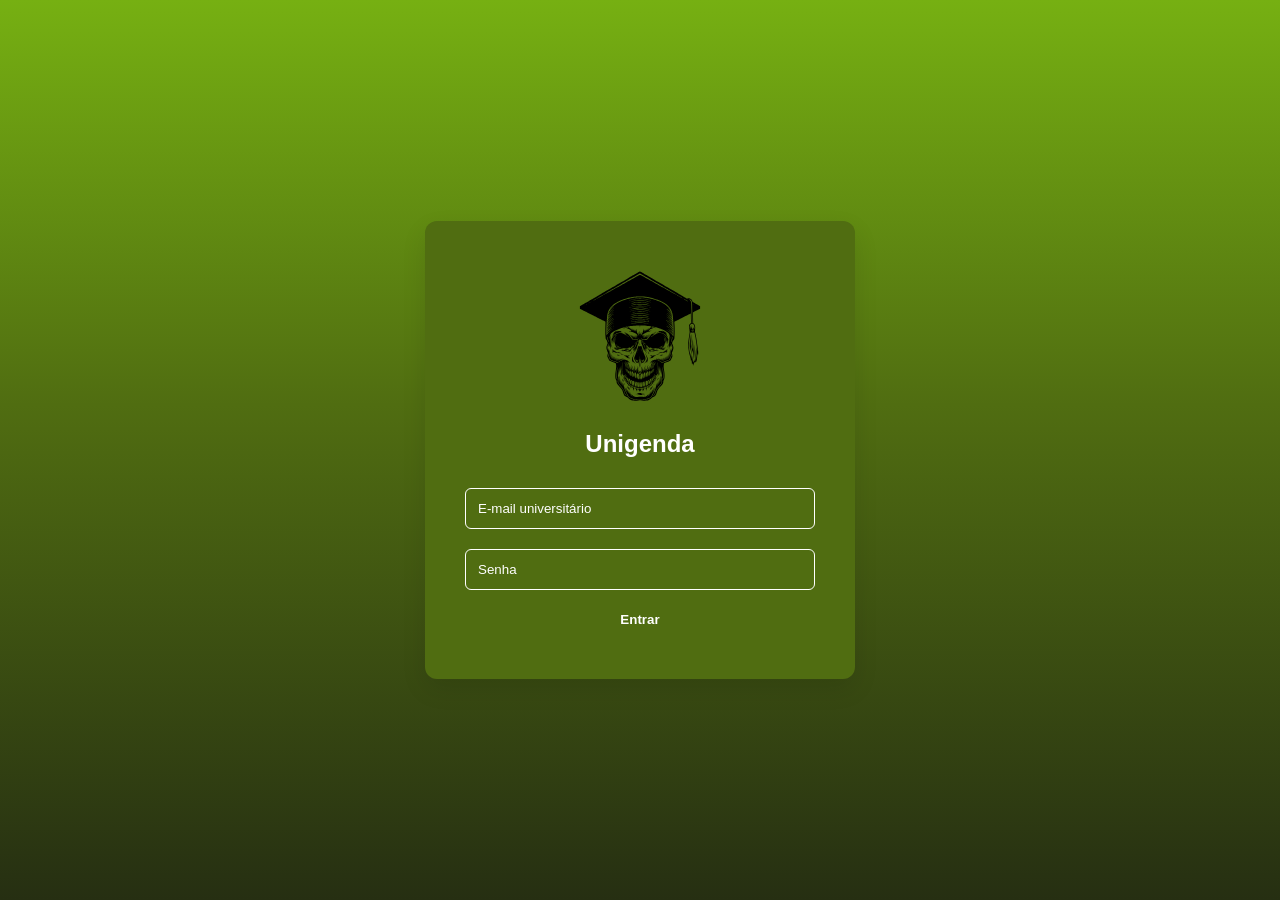
<file: index.html>
<!DOCTYPE html>
<html lang="pt-br">
<head>
    <meta charset="UTF-8">
    <meta name="viewport" content="width=device-width, initial-scale=1.0">
    <title>Unigenda - Login</title>
    <link rel="stylesheet" href="css/login.css">
</head>
<body>
    <div class="login-card">
        
        <div class="banner">
    <div class="glitch-wrapper">
        <img src="/images/uni.svg" alt="Unigenda Logo" class="logo-glitch blue">
        <img src="/images/uni.svg" alt="Unigenda Logo" class="logo-glitch red">
        <img src="/images/uni.svg" alt="Unigenda Logo" class="logo-glitch main">
    </div>
    <h2>Unigenda</h2>
</div>
        <form id="login-form">
            <input type="email" id="email" placeholder="E-mail universitário" required>
            <input type="password" id="password" placeholder="Senha" required>
            
            <button type="submit">Entrar</button>
        </form>
    </div>

    <!-- 
    cor primária de fundo
    #506D11
    #262F12 mais escuro
    cor secundaria
    #76b012
    cor quartenaria
    #A1EE12

    -->
    <script src="Javascript/login.js"></script>
</body>
</html>
</file>
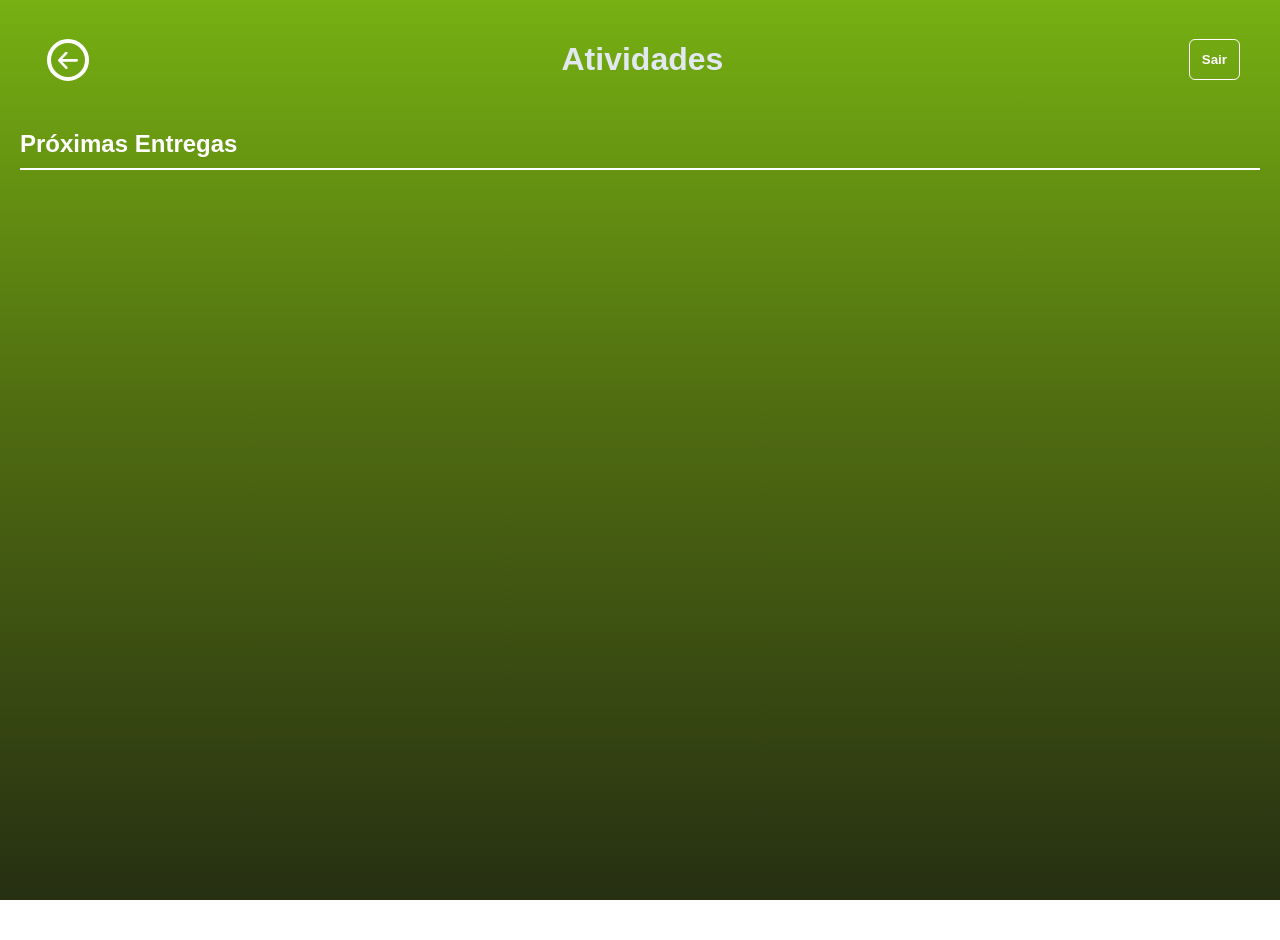
<file: atividades.html>
<!DOCTYPE html>
<html lang="pt-br">
<head>
    <meta charset="UTF-8">
    <meta name="viewport" content="width=device-width, initial-scale=1.0">
    <title>Unigenda - Minhas Atividades</title>
    <link rel="stylesheet" href="css/atividades.css">
</head>
<body onload="renderTracker()"> <header class="main-header">

    <div id="btn-voltar"  onclick="window.history.back()">
    <div class="button-box">
        <span class="button-elem">
            <svg viewBox="0 0 46 40" xmlns="http://www.w3.org/2000/svg">
                <path
                d="M46 20.038c0-.7-.3-1.5-.8-2.1l-16-17c-1.1-1-3.2-1.4-4.4-.3-1.2 1.1-1.2 3.3 0 4.4l11.3 11.9H3c-1.7 0-3 1.3-3 3s1.3 3 3 3h33.1l-11.3 11.9c-1 1-1.2 3.3 0 4.4 1.2 1.1 3.3.8 4.4-.3l16-17c.5-.5.8-1.1.8-1.9z"
                ></path>
            </svg>
        </span>
        <span class="button-elem">
            <svg viewBox="0 0 46 40">
                <path
                d="M46 20.038c0-.7-.3-1.5-.8-2.1l-16-17c-1.1-1-3.2-1.4-4.4-.3-1.2 1.1-1.2 3.3 0 4.4l11.3 11.9H3c-1.7 0-3 1.3-3 3s1.3 3 3 3h33.1l-11.3 11.9c-1 1-1.2 3.3 0 4.4 1.2 1.1 3.3.8 4.4-.3l16-17c.5-.5.8-1.1.8-1.9z"
                ></path>
            </svg>
        </span>
    </div>
</div>
        <h1 id="page-title">Atividades</h1>
        <div class="header-buttons" >

            <button id="logout-btn">Sair</button>
        </div>
    </header>

    <main class="container">
    <div class="tracker-header">

    </div>
    
    <div id="section-em-dia">
        <h2 class="section-em-dia" >
            Próximas Entregas
        </h2>
        <div id="list-em-dia" class="tracker-grid"></div>
    </div>
    <div id="section-concluidas" class="hidden">
        <h2 class="section-concluidas">
            Atividades Concluídas
        </h2>
        <div id="list-concluidas" class="tracker-grid"></div>
        <div id="section-atrasadas" class="hidden">
            <h2 class="section-atrasadas">

                Atividades Vencidas
            </h2>
            <div id="list-atrasadas" class="tracker-grid"></div>
        </div>
</main>

    <script src="Javascript/atividades.js"></script>
</body>
</html>
</file>
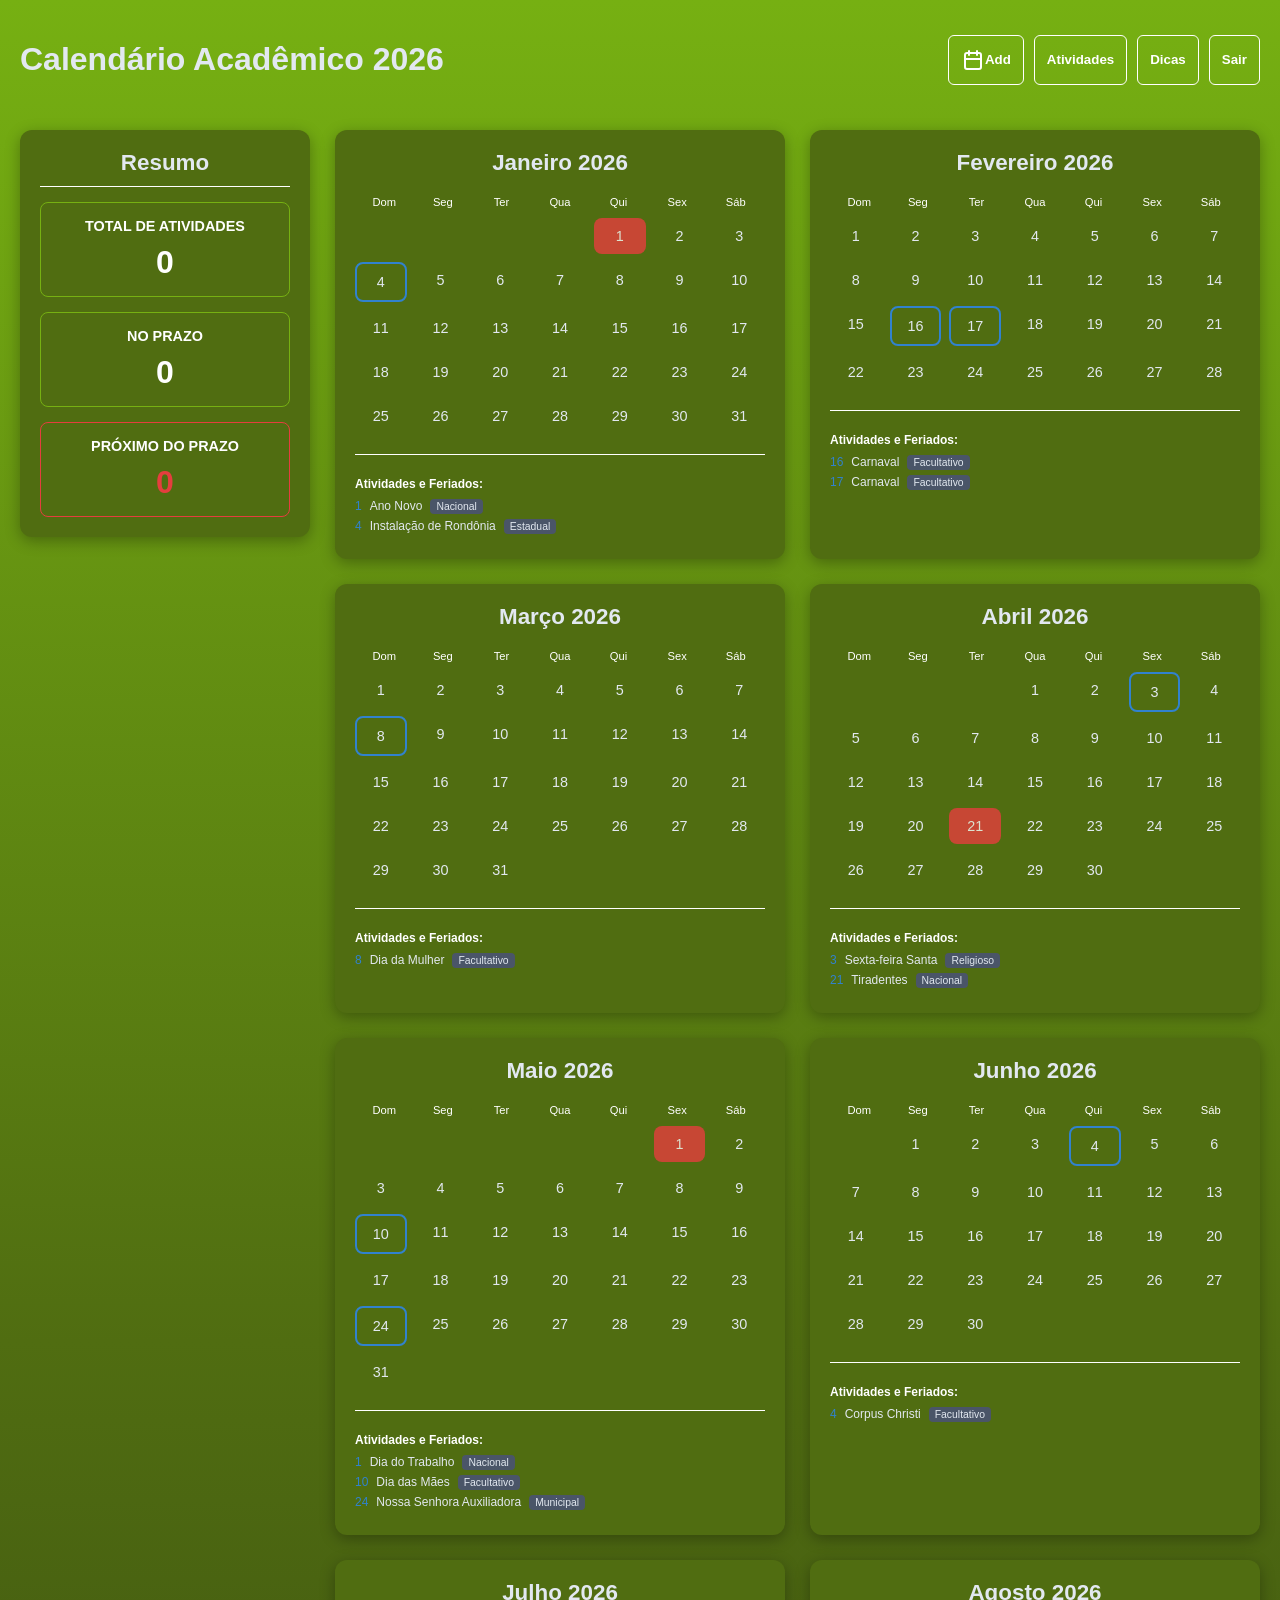
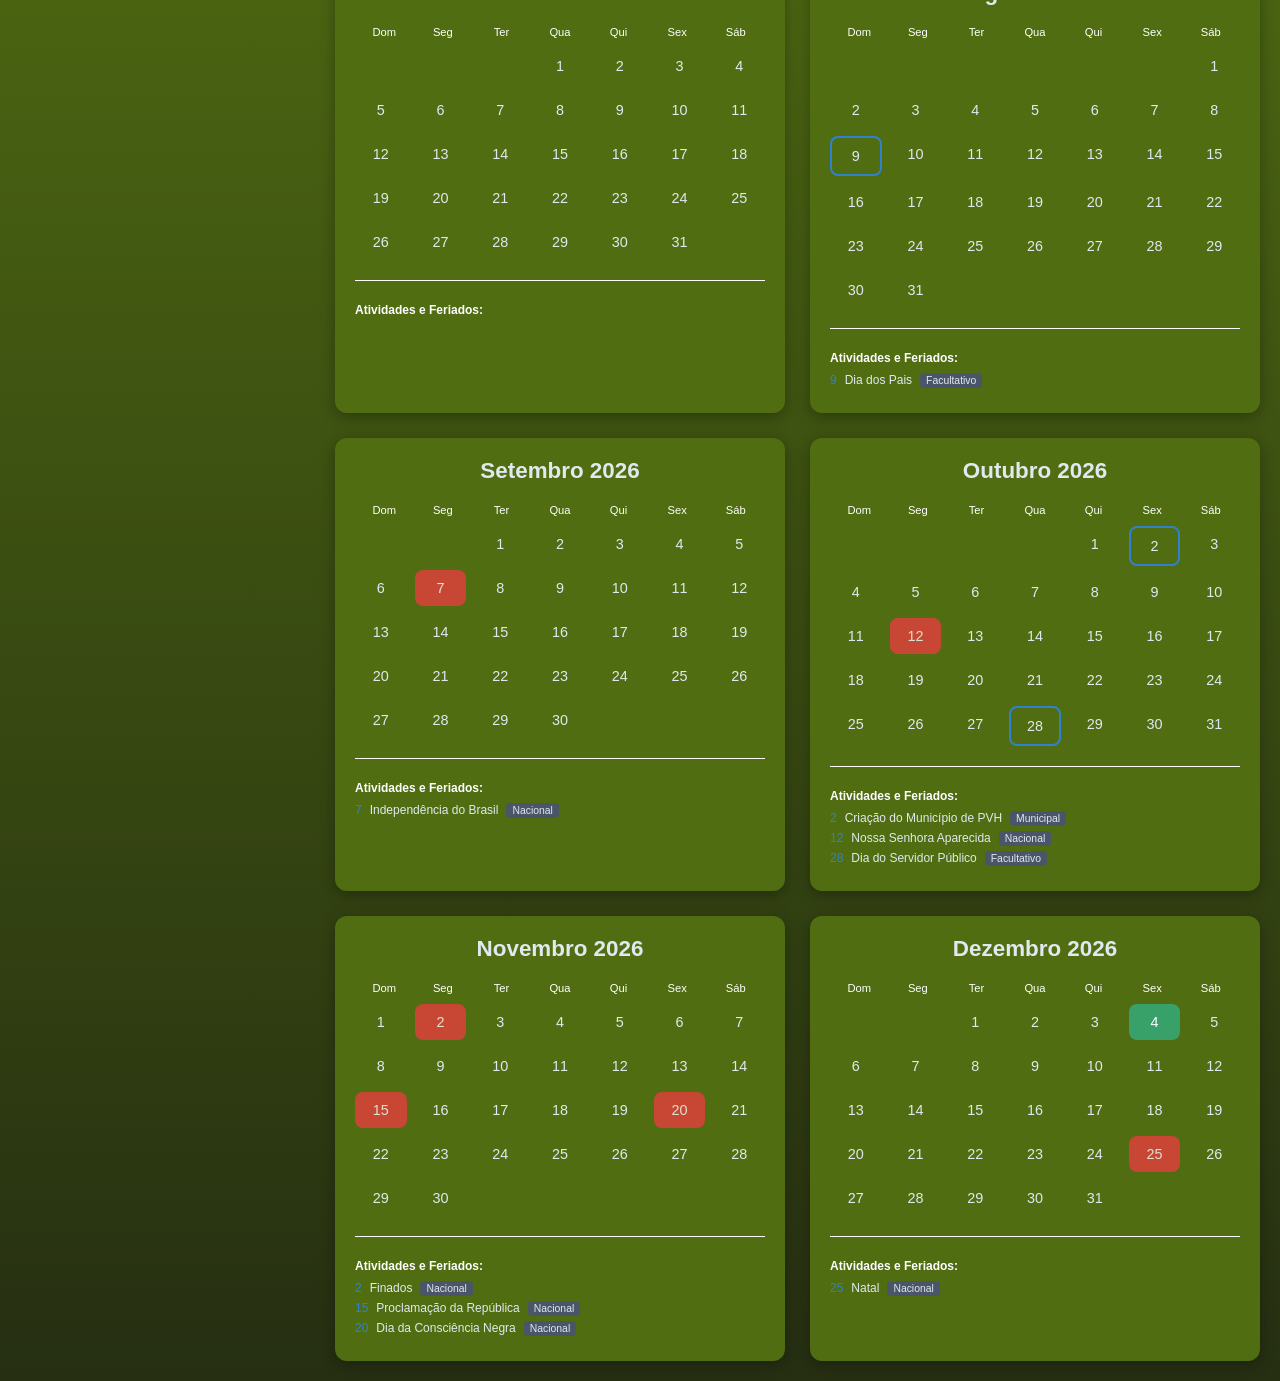
<file: dashboard.html>
<!DOCTYPE html>
<html lang="pt-br">

<head>
    <meta charset="UTF-8">
    <meta name="viewport" content="width=device-width, initial-scale=1.0">
    <title>Unigenda - Dashboard 2026</title>
    <link rel="stylesheet" href="css/dashboard.css">
</head>

<body>
    <header class="main-header">

        <div id="btn-voltar" class="hidden" onclick="showDashboard()">
            <div class="button-box">
                <span class="button-elem">
                    <svg viewBox="0 0 46 40" xmlns="http://www.w3.org/2000/svg">
                        <path
                            d="M46 20.038c0-.7-.3-1.5-.8-2.1l-16-17c-1.1-1-3.2-1.4-4.4-.3-1.2 1.1-1.2 3.3 0 4.4l11.3 11.9H3c-1.7 0-3 1.3-3 3s1.3 3 3 3h33.1l-11.3 11.9c-1 1-1.2 3.3 0 4.4 1.2 1.1 3.3.8 4.4-.3l16-17c.5-.5.8-1.1.8-1.9z">
                        </path>
                    </svg>
                </span>
                <span class="button-elem">
                    <svg viewBox="0 0 46 40">
                        <path
                            d="M46 20.038c0-.7-.3-1.5-.8-2.1l-16-17c-1.1-1-3.2-1.4-4.4-.3-1.2 1.1-1.2 3.3 0 4.4l11.3 11.9H3c-1.7 0-3 1.3-3 3s1.3 3 3 3h33.1l-11.3 11.9c-1 1-1.2 3.3 0 4.4 1.2 1.1 3.3.8 4.4-.3l16-17c.5-.5.8-1.1.8-1.9z">
                        </path>
                    </svg>
                </span>
            </div>
        </div>

        <h1 id="page-title">Calendário Acadêmico 2026</h1>
        <div class="header-buttons">

            <button onclick="abrirFormulario()" class="novocompri">
                <svg xmlns="http://www.w3.org/2000/svg" width="24" viewBox="0 0 24 24" height="24" fill="none"
                    class="svg-icon">
                    <g stroke-width="2" stroke-linecap="round" stroke="#fff">
                        <rect y="5" x="4" width="16" rx="2" height="16"></rect>
                        <path d="m8 3v4"></path>
                        <path d="m16 3v4"></path>
                        <path d="m4 11h16"></path>
                    </g>
                </svg> <span>
                    Add
                </span>
            </button>

            <button id="btn-tracker" onclick="showTracker()">Atividades</button>
            <button id="helphtml" onclick="window.location.href='help.html'">Dicas</button>
            <button id="logout-btn">Sair</button>

        </div>
    </header>
    <div class="dashboard-wrapper">
        
        <aside class="sidebar-summary">
            <h2 class="summary-title">Resumo</h2>
            <div class="summary-card">
                <h3>Total de Atividades</h3>
                <p id="total-atividades">0</p>
            </div>
            <div class="summary-card">
                <h3>No Prazo</h3>
                <p id="atividades-no-prazo">0</p>
            </div>
            <div class="summary-card vencendo-card">
                <h3>Próximo do Prazo</h3>
                <p id="atividades-vencendo">0</p>
            </div>
        </aside>

        <div class="calendar-wrapper">
            <main id="year-grid" class="year-container">
                </main>

            <main id="view-month" class="hidden">
                <div class="calendar-controls"></div>
                <div class="calendar-detailed-grid" id="calendar-detailed-grid">
                </div>
            </main>
        </div>
        
    </div>
    


    <div id="modal-tarefa" class="modal hidden">
        <div class="modal-content-small">

            <h3 class="texto">Novo Compromisso</h3>
            <div class="modal-body">

                <input type="text" id="task-title" placeholder="Título da atividade">
                <input type="date" id="task-date">
                <input type="text" id="task-description" placeholder="Descrição">
                <select id="task-type">
                    <option value="entrega">Prova</option>
                    <option value="entrega">Entrega de Trabalho</option>
                </select>
                <div class="modal-actions">
                    <button onclick="salvarTarefa()" class="bnt-salvarmodal">Salvar </button>
                    <button onclick="fecharFormulario()" class="bnt-cancelarmodal">Cancelar</button>
                </div>
            </div>
        </div>
    </div>

    <script src="Javascript/dashboard.js"></script>
</body>

</html>
</file>
<file: css/login.css>
:root {
    --primary-color: #506D11;
    --secondary-color: #76b012;
    --terciary-color: #262F12;
    --background-gradient: linear-gradient(-0deg, #262F12 0%, #506D11 55%, #76b012 100%);
    --input-border-color: white;
    --input-focus-border-color: #A1EE12;
    --button-border-color: #76b012;
    --button-hover-shadow-color: #A1EE12;
}
/* Classe .	ID # */
.logo {
    width: 100px;
    height: 100px;
}

body {
    font-family: 'Inter', sans-serif;
    background: linear-gradient(-0deg, #262F12 0%, #506D11 55%, #76b012 100%);
    display: flex;
    justify-content: center;
    align-items: center;
    height: 100vh;
    margin: 0;
}

.login-card {
    background: var(--primary-color);
    padding: 2.5rem;
    border-radius: 12px;
    box-shadow: 0 10px 25px rgba(0, 0, 0, 0.1);
    width: 100%;
    max-width: 350px;
    text-align: center;
}

::-webkit-input-placeholder {
    color: white;
}

input {
    width: 100%;
    padding: 12px;
    margin: 10px 0;
    border: 1px solid white;
    border-radius: 6px;
    box-sizing: border-box;
    background-color: transparent;
    color: white;

}
input:hover {
    outline: none;
    border-color: white;
    box-shadow: 0 0 5px white;
    border: white solid 1.5px;
}
input:focus {
    outline: none;
    border-color: var(--input-focus-border-color);
    box-shadow: 0 0 5px var(--input-focus-border-color);
    border: var(--input-focus-border-color) solid 1.5px;
}

input:active {
    border-color: var(--input-focus-border-color);
    box-shadow: 0 0 5px var(--input-focus-border-color);
}

button {
    width: 100%;
    padding: 12px;
    background: transparent;
    color: white;
    border: none;
    border-radius: 6px;
    cursor: pointer;
    font-weight: 600;
    border: var(--text-muted) solid 1px;

}

button:hover {
box-shadow: var(--button-hover-shadow-color) 0px 0px 6px;
border: var(--button-hover-shadow-color) solid 1.5px;
}

button:focus {
    outline: none;
    border-color: var(--input-focus-border-color);
    box-shadow: 0 0 5px var(--input-focus-border-color);
    border: var(--input-focus-border-color) solid 1.5px;
}

h2 {
    color: white;
    margin-bottom: 20px;
}

.glitch-wrapper {
    position: relative;
    width: 150px; 
    height: 150px;
    margin: 0 auto;
    cursor: pointer; 
}

.logo-glitch {
    width: 100%;
    height: 100%;
    position: absolute;
    top: 0;
    left: 0;
    transition: transform 0.2s ease; 
}

.logo-glitch.red,
.logo-glitch.blue {
    opacity: 0;
    z-index: 1;

}


.logo-glitch.main {
    z-index: 3;
}


.glitch-wrapper:hover .logo-glitch.red {
    opacity: 0.7;
    animation: glitch-anim-1 0.2s infinite;
}

.glitch-wrapper:hover .logo-glitch.blue {
    opacity: 0.7;
    animation: glitch-anim-2 0.3s infinite;
}

.glitch-wrapper:hover .logo-glitch.main {
    animation: glitch-anim-main 0.1s infinite;
}

@keyframes glitch-anim-1 {
    0% { transform: translate(0); filter: hue-rotate(0deg); }
    20% { transform: translate(-10px, 6px); }
    40% { transform: translate(10px, -6px); }
    100% { transform: translate(0); }
}

@keyframes glitch-anim-2 {
    0% { transform: translate(0); }
    25% { transform: translate(8px, -4px); }
    75% { transform: translate(-8px, 4px); }
    100% { transform: translate(0); }
}

@keyframes glitch-anim-main {
    0% { transform: translate(0); }
    50% { transform: translate(1px, -1px); }
    100% { transform: translate(0); }
}
</file>
<file: css/atividades.css>
:root {
    --primary-color: #506D11;
    --secondary-color: #76b012;
    --terciary-color: #262F12;
    --background-gradient: linear-gradient(0deg, #262F12 0%, #506D11 55%, #76b012 100%);
      --input-border-color: white;
    --input-focus-border-color: #A1EE12;
    --button-border-color: #76b012;
    --button-hover-shadow-color: #A1EE12;
    --bg-color: #262F12;
    --card-bg: #506D11;
    --text-color: #e2e8f0;
    --text-muted: white;
    --accent-red: #e53e3e;
    --accent-blue: #3182ce;
    --accent-green: #38a169;
}
/* Classe .	ID # */
body {
    background: var(--background-gradient) no-repeat fixed; 
    min-height: 100vh; 
    color: var(--text-color);
    font-family: 'Segoe UI', Tahoma, Geneva, Verdana, sans-serif;
    margin: 0;
    padding: 20px;
}

header button {
    width: 100%;
    padding: 12px;
    background: transparent;
    color: white;
    border: none;
    border-radius: 6px;
    cursor: pointer;
    font-weight: 600;
    border: var(--text-muted) solid 1px;
    

}

.section-em-dia{
     color: white;
     border-bottom: 2px solid var(--text-muted); 
     padding-bottom: 10px; 
     margin-top: 30px;
}

.section-concluidas{
    color: white;
     border-bottom: 2px solid var(--accent-blue); 
     padding-bottom: 10px; 
     margin-top: 30px;
}
.section-atrasadas{
    color: white;
     border-bottom: 2px solid var(--bg-color); 
     padding-bottom: 10px; 
     margin-top: 30px;
}
header button:hover {
    box-shadow: var(--button-hover-shadow-color) 0px 0px 6px;
    border: var(--input-focus-border-color) solid 1.5px;

}

header button:focus {
    outline: none;
    border-color: var(--input-focus-border-color);
    box-shadow: 0 0 5px var(--input-focus-border-color);
    border: var(--input-focus-border-color) solid 1.5px;
}


.main-header {
    display: flex;
    justify-content: space-between;
    align-items: center;
    max-width: 1200px;
    margin: 0 auto 30px;
}

h2 {
    margin-top: 40px;
    font-size: 1.5rem;
}

.tracker-grid {
    display: grid;
    grid-template-columns: repeat(auto-fill, minmax(320px, 1fr));
    gap: 20px;
    padding: 20px 0;
}

.tracker-card {
    background: var(--card-bg);
    border: 2px solid var(--accent-green); 
    padding: 20px;
    border-radius: 12px;
    display: flex;
    justify-content: space-between;
    align-items: center;
    box-shadow: 0 6px 15px rgba(0,0,0,0.4);
    transition: transform 0.2s;
}

.tracker-card:hover {
    transform: translateY(-5px);
}

.status-urgente { border-color: var(--accent-red) !important; }
.status-atrasado { 
    border-color: #000 !important; 
    background: #3d1414; 
}
.status-tranquilo { border-color: var(--primary-color) !important; }

.status-concluida { 
    border-color: var(--accent-blue) !important; 
    opacity: 0.8;
}
.tracker-info h3 { margin: 0; font-size: 1.1rem; }
.tracker-info p { margin: 5px 0 0; font-size: 0.85rem; color: var(--text-muted); opacity: 0.8; }

.tracker-days {
    text-align: center;
    background: rgba(0,0,0,0.3);
    padding: 10px;
    border-radius: 8px;
    min-width: 90px;
}

.days-count { display: block; font-size: 1.5rem; font-weight: bold; }
.days-label { font-size: 0.6rem; text-transform: uppercase; letter-spacing: 1px; }

.btn-delete {
    margin-top: 10px;
    background: transparent;
    border: 1px solid white;
    color: white;
    padding: 5px 10px;
    border-radius: 4px;
    cursor: pointer;
    font-size: 0.7rem;
    width: 100%; 
}

.btn-delete:hover {
    background: var(--accent-red);
    border-color: var(--accent-red);
}

.hidden { display: none !important; }


.card-actions {
    display: flex;
    flex-direction: column;
    gap: 5px;
    margin-top: 10px;
}

.btn-action {
    background: transparent;
    border: 1px solid white;
    color: white;
    padding: 4px;
    border-radius: 4px;
    cursor: pointer;
    font-size: 0.65rem;
    transition: 0.2s;
}

.btn-check:hover { background: var(--accent-green); border-color: var(--accent-green); }

.btn-trash:hover { background: var(--accent-red); border-color: var(--accent-red); }

#section-concluidas .tracker-card {
    background: rgba(45, 55, 72, 0.4);
}
.header-buttons{
    display: flex;
    gap: 10px;
}


/* botão voltar */
#btn-voltar {
  display: block;
  position: relative;
  width: 56px;
  height: 56px;
  margin: 0;
  overflow: hidden;
  outline: none;
  background-color: transparent;
  cursor: pointer;
  border: 0;
}




#btn-voltar:before,
#btn-voltar:after {
  content: "";
  position: absolute;
  border-radius: 50%;
  inset: 7px;
}

#btn-voltar:before {
  border: 4px solid white;
  transition: opacity 0.4s cubic-bezier(0.77, 0, 0.175, 1) 80ms,
    transform 0.5s cubic-bezier(0.455, 0.03, 0.515, 0.955) 80ms;
}

#btn-voltar:after {
  border: 4px solid var(--button-hover-shadow-color);
  transform: scale(1.3);
  transition: opacity 0.4s cubic-bezier(0.165, 0.84, 0.44, 1),
    transform 0.5s cubic-bezier(0.25, 0.46, 0.45, 0.94);
  opacity: 0;
}

#btn-voltar:hover:before,
#btn-voltar:focus:before {
  opacity: 0;
  transform: scale(0.7);
  transition: opacity 0.4s cubic-bezier(0.165, 0.84, 0.44, 1),
    transform 0.5s cubic-bezier(0.25, 0.46, 0.45, 0.94);
}

#btn-voltar:hover:after,
#btn-voltar:focus:after {
  opacity: 1;
  transform: scale(1);
  transition: opacity 0.4s cubic-bezier(0.77, 0, 0.175, 1) 80ms,
    transform 0.5s cubic-bezier(0.455, 0.03, 0.515, 0.955) 80ms;
}

.button-box {
  display: flex;
  position: absolute;
  top: 0;
  left: 0;
}

.button-elem {
  display: block;
  width: 20px;
  height: 20px;
  margin: 17px 18px 0 18px;
  transform: rotate(180deg);
  fill: white;
}


#btn-voltar:hover .button-box,
#btn-voltar:focus .button-box {
  transition: 0.4s;
  transform: translateX(-56px);
  
}
</file>
<file: css/dashboard.css>
:root {
    --primary-color: #506D11;
    --secondary-color: #76b012;
    --terciary-color: #262F12;
    --background-gradient: linear-gradient(-0deg, #262F12 0%, #506D11 55%, #76b012 100%);
    --input-border-color: white;
    --input-focus-border-color: #A1EE12;
    --button-border-color: #76b012;
    --button-hover-shadow-color: #A1EE12;

    --bg-color: #262F12;
    --card-bg: #506D11;
    --text-color: #e2e8f0;
    --text-muted: white;
    --accent-red: #e53e3e;
    --accent-blue: #3182ce;
    --accent-green: #38a169;
}
/* Classe .	ID # */
h3.texto {
    display: flex;
    align-items: center;
    flex-direction: column;
    font-size: 1.5rem;
}

body {
    background: var(--background-gradient);
    min-height: 100vh; 
    color: var(--text-color);
    font-family: 'Segoe UI', Tahoma, Geneva, Verdana, sans-serif;
    margin: 0;
    padding: 20px;

}

.main-header {
    display: flex;
    justify-content: space-between;
    align-items: center;
    max-width: 1400px;
    margin: 0 auto 30px;
}


.year-container {
    display: grid;
    grid-template-columns: repeat(auto-fit, minmax(320px, 1fr));
    gap: 25px;
    max-width: 1200px;
    margin: 0 auto;
}

.month-card {
    background-color: var(--card-bg);
    border-radius: 12px;
    padding: 20px;
    box-shadow: 0 4px 15px rgba(0,0,0,0.3);
}

.month-name {
    text-align: center;
    font-size: 1.4rem;
    font-weight: bold;
    margin-bottom: 20px;
}
.month-card:hover {
    outline: none;
    border-color: var(--input-focus-border-color);
    box-shadow: 0 0 5px var(--input-focus-border-color);
    border: var(--input-focus-border-color) solid 1.5px;
}

.days-header {
    display: grid;
    grid-template-columns: repeat(7, 1fr);
    text-align: center;
    font-size: 0.7rem;
    color: var(--text-muted);
    margin-bottom: 10px;
}

.days-grid {
    display: grid;
    grid-template-columns: repeat(7, 1fr);
    gap: 8px;
    text-align: center;
}

.day-cell {
    padding: 10px 0;
    font-size: 0.9rem;
    border-radius: 8px;
    cursor: pointer;
    transition: 0.2s;
    text-align: center
}
.day-cell.empty {
    visibility: hidden; 
}
.day-cell:hover { background: var(--button-border-color); }

.day-holiday { background-color: var(--accent-red); color: white; }
.day-event { border: 2px solid var(--accent-blue) ; background: grey; }
.day-today { background-color: var(--accent-green); color: white; 
    animation: pulse 2s infinite;
}
@keyframes pulse {
    0% { box-shadow: 0 0 0 0 rgba(56,161,105, 0.7); }
    70% { box-shadow: 0 0 0 10px rgba(56,161,105, 0); }
    100% { box-shadow: 0 0 0 0 rgba(56,161,105, 0); }
}    

.legend-section {
    margin-top: 20px;
    border-top: 1px solid #ffffff;
    padding-top: 10px;
    font-size: 0.75rem;
}

.legend-item {
    display: flex;
    align-items: center;
    gap: 8px;
    margin-bottom: 5px;
}

.tag {
    padding: 2px 6px;
    border-radius: 4px;
    font-size: 0.65rem;
    background: #4a5568;
}

.hidden { display: none !important; }

.month-detail-container {
    max-width: 1200px;
    margin: 0 auto;
    background: var(--card-bg);
    border-radius: 12px;
    padding: 10px;
}

.calendar-controls {
    margin-top: 15px;
    margin-bottom: 15px;
    text-align: right;
}

.modal-body{
    display: flex;
    flex-direction: column;
    gap: 15px;
}

.modal-content-small {
    background: var(--primary-color);
    padding: 25px;
    border-radius: 10px;
    width: 400px;
    color: white;
}
.modal-content-small select {
    width: 100%;
    padding: 12px;
    margin: 10px 0;
    border: 1px solid white;
    border-radius: 6px;
    box-sizing: border-box;
    background-color: var(--primary-color);
    color: white;
    
}
::-webkit-input-placeholder {
    color: white;
}



.modal-content-small input{
    width: 100%;
    margin-bottom: 10px;
    padding: 12px;
    border: 1px solid white;
    border-radius: 6px;
    box-sizing: border-box;
    background-color: transparent;
    color: white;
    
}

/* Estilos para hover e foco */

input:hover {
    outline: none;
    border-color: white;
    box-shadow: 0 0 5px white;
    border: white solid 1.5px;
}
input:focus {
    outline: none;
    border-color: var(--input-focus-border-color);
    box-shadow: 0 0 5px var(--input-focus-border-color);
    border: var(--input-focus-border-color) solid 1.5px;
}

input:active {
    border-color: var(--input-focus-border-color);
    box-shadow: 0 0 5px var(--input-focus-border-color);
}

select:hover {
    outline: none;
    border-color: white;
    box-shadow: 0 0 5px white;
    border: white solid 1.5px;
}
select:focus {
    outline: none;
    border-color: var(--input-focus-border-color);
    box-shadow: 0 0 5px var(--input-focus-border-color);
    border: var(--input-focus-border-color) solid 1.5px;
}

select:active {
    border-color: var(--input-focus-border-color);
    box-shadow: 0 0 5px var(--input-focus-border-color);
}

/* Estilos para hover e foco */
.calendar-detailed-grid {
    display: grid;
    grid-template-columns: repeat(7, 1fr); 
    grid-auto-rows: minmax(120px, auto);
    gap: 1px;
    background: var(--background-gradient); 
}

.day-detailed {
    background-color: var(--primary-color);
    padding: 10px;
    display: flex;
    flex-direction: column;
    min-height: 120px;
    border: var(--button-border-color) solid 1px;
}

.day-label {
    font-weight: bold;
    color:white;
    margin-bottom: 8px;
    font-size: 1.25rem;
}

.event-item {
    font-size: 0.75rem;
    padding: 4px 8px;
    border-radius: 4px;
    margin-bottom: 4px;
    color: white;
    white-space: nowrap;
    overflow: hidden;
    text-overflow: ellipsis;
}

.event-item.estudo { background-color: var(--accent-blue); }
.event-item.entrega { background-color: var(--accent-red); }

.modal {
    position: fixed;
    top: 0; left: 0;
    width: 100%; height: 100%;
    background: rgba(0,0,0,0.7);
    display: flex;
    justify-content: center;
    align-items: center;
    z-index: 999;
}

header button {
    width: 100%;
    padding: 12px;
    background: transparent;
    color: white;
    border: none;
    border-radius: 6px;
    cursor: pointer;
    font-weight: 600;
    border: var(--text-muted) solid 1px;

}

header button:hover {
    box-shadow: var(--button-hover-shadow-color) 0px 0px 6px;
border: var(--button-hover-shadow-color) solid 1.5px;
}

header button:focus {
    outline: none;
    border-color: var(--input-focus-border-color);
    box-shadow: 0 0 5px var(--input-focus-border-color);
    border: var(--input-focus-border-color) solid 1.5px;
}

.modal-actions{
    display: flex;
    gap: 10px;
}
.bnt-salvarmodal {
     width: 100%;
    padding: 12px;
    background: transparent;
    color: white;
    border: none;
    border-radius: 6px;
    cursor: pointer;
    font-weight: 600;
    border: var(--text-muted) solid 1px;
}
.bnt-salvarmodal:hover {
    box-shadow: var(--button-hover-shadow-color) 0px 0px 6px;
border: var(--button-hover-shadow-color) solid 1.5px;
}
.bnt-salvarmodal:focus {
    outline: none;
    border-color: var(--input-focus-border-color);
    box-shadow: 0 0 5px var(--input-focus-border-color);
    border: var(--input-focus-border-color) solid 1.5px;
}

.bnt-cancelarmodal {
    width: 100%;
    padding: 12px;
    background: var(--accent-red);
    color: white;
    border: none;
    border-radius: 6px;
    cursor: pointer;
    font-weight: 600;
    border: var(--text-muted) solid 1px;
    
}
.bnt-cancelarmodal:hover {
    box-shadow: var(--accent-red) 0px 0px 6px;
    border: var(--accent-red) solid 1.5px;
}
.bnt-cancelarmodal:focus {
    outline: none;
    border-color: var(--accent-red);
    box-shadow: 0 0 5px var(--accent-red);
    border: var(--accent-red) solid 1.5px;
}

.novocompri {
display: flex;
  justify-content: center;
  align-items: center;
  padding: 9px 12px;
    padding: 12px;


    width: 100%;
    background: transparent;
    color: white;
    border: none;
    border-radius: 6px;
    cursor: pointer;
    font-weight: 600;
    border: var(--text-muted) solid 1px;
}
.novocompri:hover {

    box-shadow: var(--button-hover-shadow-color) 0px 0px 6px;
border: var(--button-hover-shadow-color) solid 1.5px;
}
.novocompri:hover .svg-icon {
  animation: slope 1s linear infinite;
}
@keyframes slope {
  0% {
  }

  50% {
    transform: rotate(10deg);
  }

  100% {
  }
}

.novocompri:focus {
    outline: none;
    border-color: var(--input-focus-border-color);
    box-shadow: 0 0 5px var(--input-focus-border-color);
    border: var(--input-focus-border-color) solid 1.5px;
}

.header-buttons{
    display: flex;
    gap: 10px;
}

/* botão voltar */
#btn-voltar {
  display: block;
  position: relative;
  width: 56px;
  height: 56px;
  margin: 0;
  overflow: hidden;
  outline: none;
  background-color: transparent;
  cursor: pointer;
  border: 0;
}



#btn-voltar:before,
#btn-voltar:after {
  content: "";
  position: absolute;
  border-radius: 50%;
  inset: 7px;
}

#btn-voltar:before {
  border: 4px solid white;
  transition: opacity 0.4s cubic-bezier(0.77, 0, 0.175, 1) 80ms,
    transform 0.5s cubic-bezier(0.455, 0.03, 0.515, 0.955) 80ms;
}

#btn-voltar:after {
  border: 4px solid var(--button-hover-shadow-color);
  transform: scale(1.3);
  transition: opacity 0.4s cubic-bezier(0.165, 0.84, 0.44, 1),
    transform 0.5s cubic-bezier(0.25, 0.46, 0.45, 0.94);
  opacity: 0;
}

#btn-voltar:hover:before,
#btn-voltar:focus:before {
  opacity: 0;
  transform: scale(0.7);
  transition: opacity 0.4s cubic-bezier(0.165, 0.84, 0.44, 1),
    transform 0.5s cubic-bezier(0.25, 0.46, 0.45, 0.94);
}

#btn-voltar:hover:after,
#btn-voltar:focus:after {
  opacity: 1;
  transform: scale(1);
  transition: opacity 0.4s cubic-bezier(0.77, 0, 0.175, 1) 80ms,
    transform 0.5s cubic-bezier(0.455, 0.03, 0.515, 0.955) 80ms;
}

.button-box {
  display: flex;
  position: absolute;
  top: 0;
  left: 0;
}

.button-elem {
  display: block;
  width: 20px;
  height: 20px;
  margin: 17px 18px 0 18px;
  transform: rotate(180deg);
  fill: white;
}


#btn-voltar:hover .button-box,
#btn-voltar:focus .button-box {
  transition: 0.4s;
  transform: translateX(-56px);
  
}



.dashboard-wrapper {
    display: flex;
    gap: 25px;
    max-width: 1400px;
    margin: 0 auto;
    align-items: flex-start;
}

.sidebar-summary {
    width: 250px;
    background-color: var(--card-bg);
    border-radius: 12px;
    padding: 20px;
    box-shadow: 0 4px 15px rgba(0,0,0,0.3);
    display: flex;
    flex-direction: column;
    gap: 15px;
    position: sticky; 
    top: 20px;
}

.summary-title {
    margin: 0;
    text-align: center;
    border-bottom: 1px solid white;
    padding-bottom: 10px;
    font-size: 1.4rem;
}

.summary-card {
    background-color: var(--primary-color);
    padding: 15px;
    border-radius: 8px;
    text-align: center;
    border: 1px solid var(--button-border-color);
}

.summary-card h3 {
    margin: 0;
    font-size: 0.9rem;
    color: var(--text-muted);
    text-transform: uppercase;
}

.summary-card p {
    margin: 10px 0 0 0;
    font-size: 2rem;
    font-weight: bold;
    color: white;
}

.vencendo-card {
    border-color: var(--accent-red);
}

.vencendo-card p {
    color: var(--accent-red); 
}

.calendar-wrapper {
    flex: 1; 
    min-width: 0; 
}


.year-container {
    max-width: 100%; 
    margin: 0;
}


.day-vencendo { 
    background-color: var(--accent-red) !important; 
    color: white !important;
    font-weight: bold;
}

.day-event { 
    background-color: #718096 !important; 
    color: white; 
    border: 1px solid white;
}

.day-holiday { 
    background-color: var(--accent-red); 
    color: white; 
    opacity: 0.8; 
}

.day-event-holiday {
    border: 2px solid var(--accent-blue);
}
</file>
